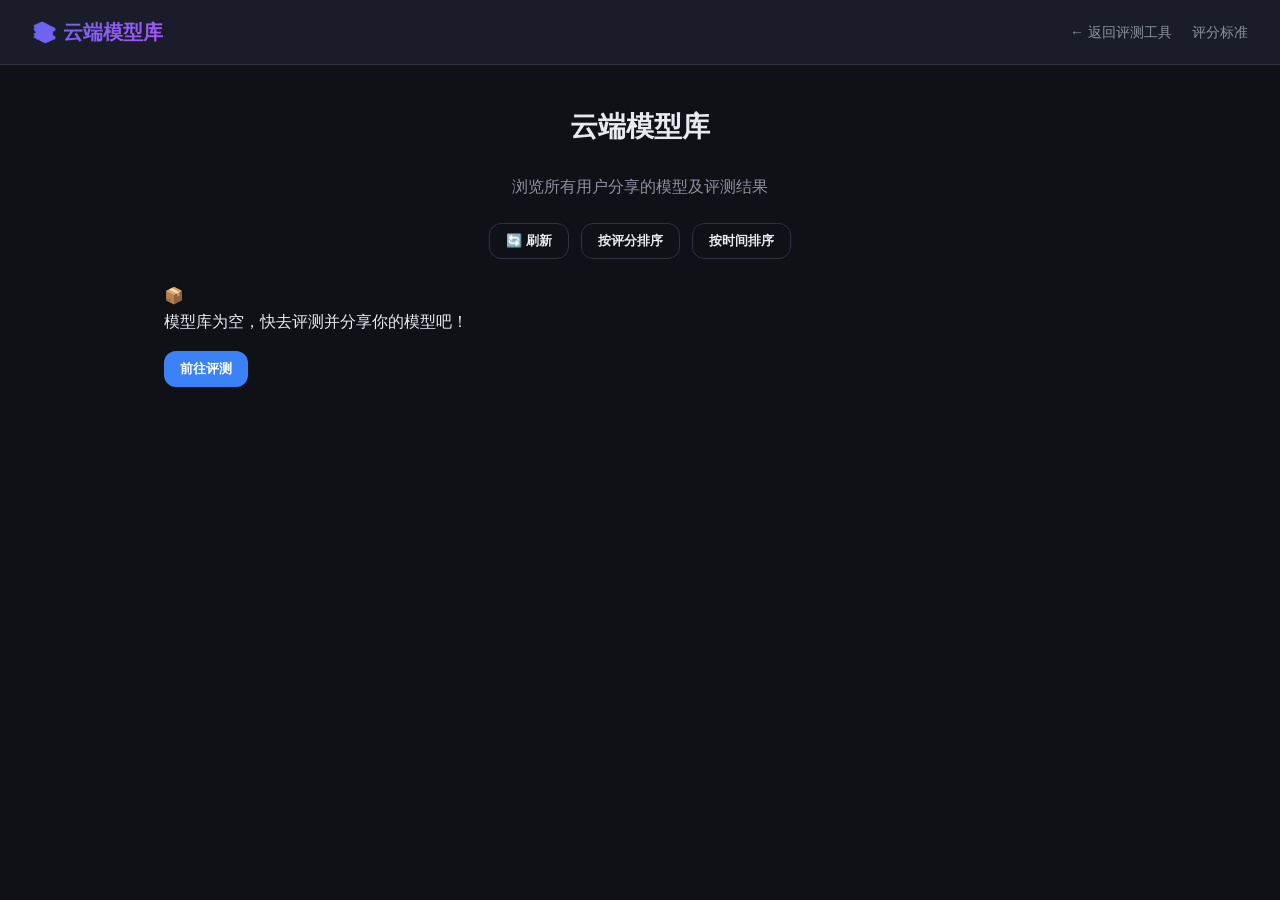
<file: library.html>
<!DOCTYPE html>
<html lang="zh-CN">
<head>
  <meta charset="UTF-8" />
  <meta name="viewport" content="width=device-width, initial-scale=1.0" />
  <title>模型库 - AI 3D 拓扑低模评测</title>
  <link rel="stylesheet" href="css/style.css" />
  <link rel="icon" href="data:image/svg+xml,<svg xmlns='http://www.w3.org/2000/svg' viewBox='0 0 100 100'><text y='.9em' font-size='90'>📚</text></svg>" />
</head>
<body>

  <header class="app-header">
    <h1>📚 云端模型库</h1>
    <nav class="header-nav">
      <a href="index.html">← 返回评测工具</a>
      <a href="scoring.html" target="_blank">评分标准</a>
    </nav>
  </header>

  <div class="library-page">
    <h1>云端模型库</h1>
    <p style="text-align:center;color:var(--text-dim);margin-bottom:24px;">
      浏览所有用户分享的模型及评测结果
    </p>

    <div style="display:flex;gap:12px;justify-content:center;margin-bottom:24px;">
      <button class="btn btn-outline btn-sm" id="btnRefresh">🔄 刷新</button>
      <button class="btn btn-outline btn-sm" id="btnSortScore">按评分排序</button>
      <button class="btn btn-outline btn-sm" id="btnSortTime">按时间排序</button>
    </div>

    <div id="libraryContent">
      <div class="library-empty">
        <div class="empty-icon">📦</div>
        <p>模型库为空，快去评测并分享你的模型吧！</p>
        <a href="index.html" class="btn btn-blue btn-sm" style="display:inline-flex;margin-top:16px;">前往评测</a>
      </div>
    </div>
  </div>

  <script type="module">
    import { CloudStorage } from './js/cloud.js';

    let models = [];
    let sortBy = 'time';

    async function loadLibrary() {
      const content = document.getElementById('libraryContent');
      content.innerHTML = '<div style="text-align:center;padding:40px;"><div class="spinner" style="margin:0 auto;"></div><p style="margin-top:12px;color:var(--text-dim);">加载中...</p></div>';

      try {
        models = await CloudStorage.getLibrary();
        renderLibrary();
      } catch (e) {
        content.innerHTML = '<div class="library-empty"><div class="empty-icon">⚠️</div><p>加载失败，请刷新重试</p></div>';
      }
    }

    function renderLibrary() {
      const content = document.getElementById('libraryContent');

      if (!models || models.length === 0) {
        content.innerHTML = `
          <div class="library-empty">
            <div class="empty-icon">📦</div>
            <p>模型库为空，快去评测并分享你的模型吧！</p>
            <a href="index.html" class="btn btn-blue btn-sm" style="display:inline-flex;margin-top:16px;">前往评测</a>
          </div>
        `;
        return;
      }

      // Sort
      const sorted = [...models];
      if (sortBy === 'score') {
        sorted.sort((a, b) => (b.scores?.totalScore || 0) - (a.scores?.totalScore || 0));
      } else {
        sorted.sort((a, b) => new Date(b.sharedAt) - new Date(a.sharedAt));
      }

      let html = '<div class="library-grid">';
      for (const m of sorted) {
        const score = m.scores?.totalScore || 'N/A';
        const grade = m.scores?.grade || '';
        const gradeClass = m.scores?.gradeClass || '';
        const thumb = m.thumbnail
          ? `<img src="${m.thumbnail}" style="width:100%;height:100%;object-fit:cover;" />`
          : '🧊';
        const date = new Date(m.sharedAt).toLocaleString('zh-CN');
        const vCount = m.meta?.vertices?.toLocaleString() || 'N/A';
        const fCount = m.meta?.faces?.toLocaleString() || 'N/A';

        let breakdownHTML = '';
        if (m.scores?.breakdown) {
          breakdownHTML = m.scores.breakdown.map(b =>
            `<span style="display:inline-block;font-size:11px;padding:2px 8px;background:rgba(255,255,255,0.05);border-radius:3px;margin:2px;">${b.name}: ${b.score}/${b.max}</span>`
          ).join('');
        }

        html += `
          <div class="library-card">
            <div class="lib-preview">${thumb}</div>
            <div class="lib-info">
              <div class="lib-name">${escapeHTML(m.name)}</div>
              <div style="display:flex;align-items:baseline;gap:8px;">
                <span class="lib-score">${score}</span>
                ${grade ? `<span class="score-grade ${gradeClass}">${grade}</span>` : ''}
                <span style="font-size:14px;color:var(--text-dim);">/ 100</span>
              </div>
              <div style="font-size:12px;color:var(--text-dim);margin-bottom:8px;">
                顶点: ${vCount} | 面: ${fCount} ${m.meta?.hasTextures ? '| 含贴图' : ''}
              </div>
              ${breakdownHTML ? `<div style="margin-bottom:8px;">${breakdownHTML}</div>` : ''}
              ${m.notes ? `<div class="lib-notes">💬 ${escapeHTML(m.notes)}</div>` : ''}
              <div class="lib-meta">
                分享者: ${escapeHTML(m.sharedBy || '匿名')} | ${date}
              </div>
            </div>
          </div>
        `;
      }
      html += '</div>';
      content.innerHTML = html;
    }

    function escapeHTML(str) {
      const div = document.createElement('div');
      div.textContent = str || '';
      return div.innerHTML;
    }

    document.getElementById('btnRefresh').addEventListener('click', loadLibrary);
    document.getElementById('btnSortScore').addEventListener('click', () => {
      sortBy = 'score';
      renderLibrary();
    });
    document.getElementById('btnSortTime').addEventListener('click', () => {
      sortBy = 'time';
      renderLibrary();
    });

    loadLibrary();
  </script>

</body>
</html>
</file>
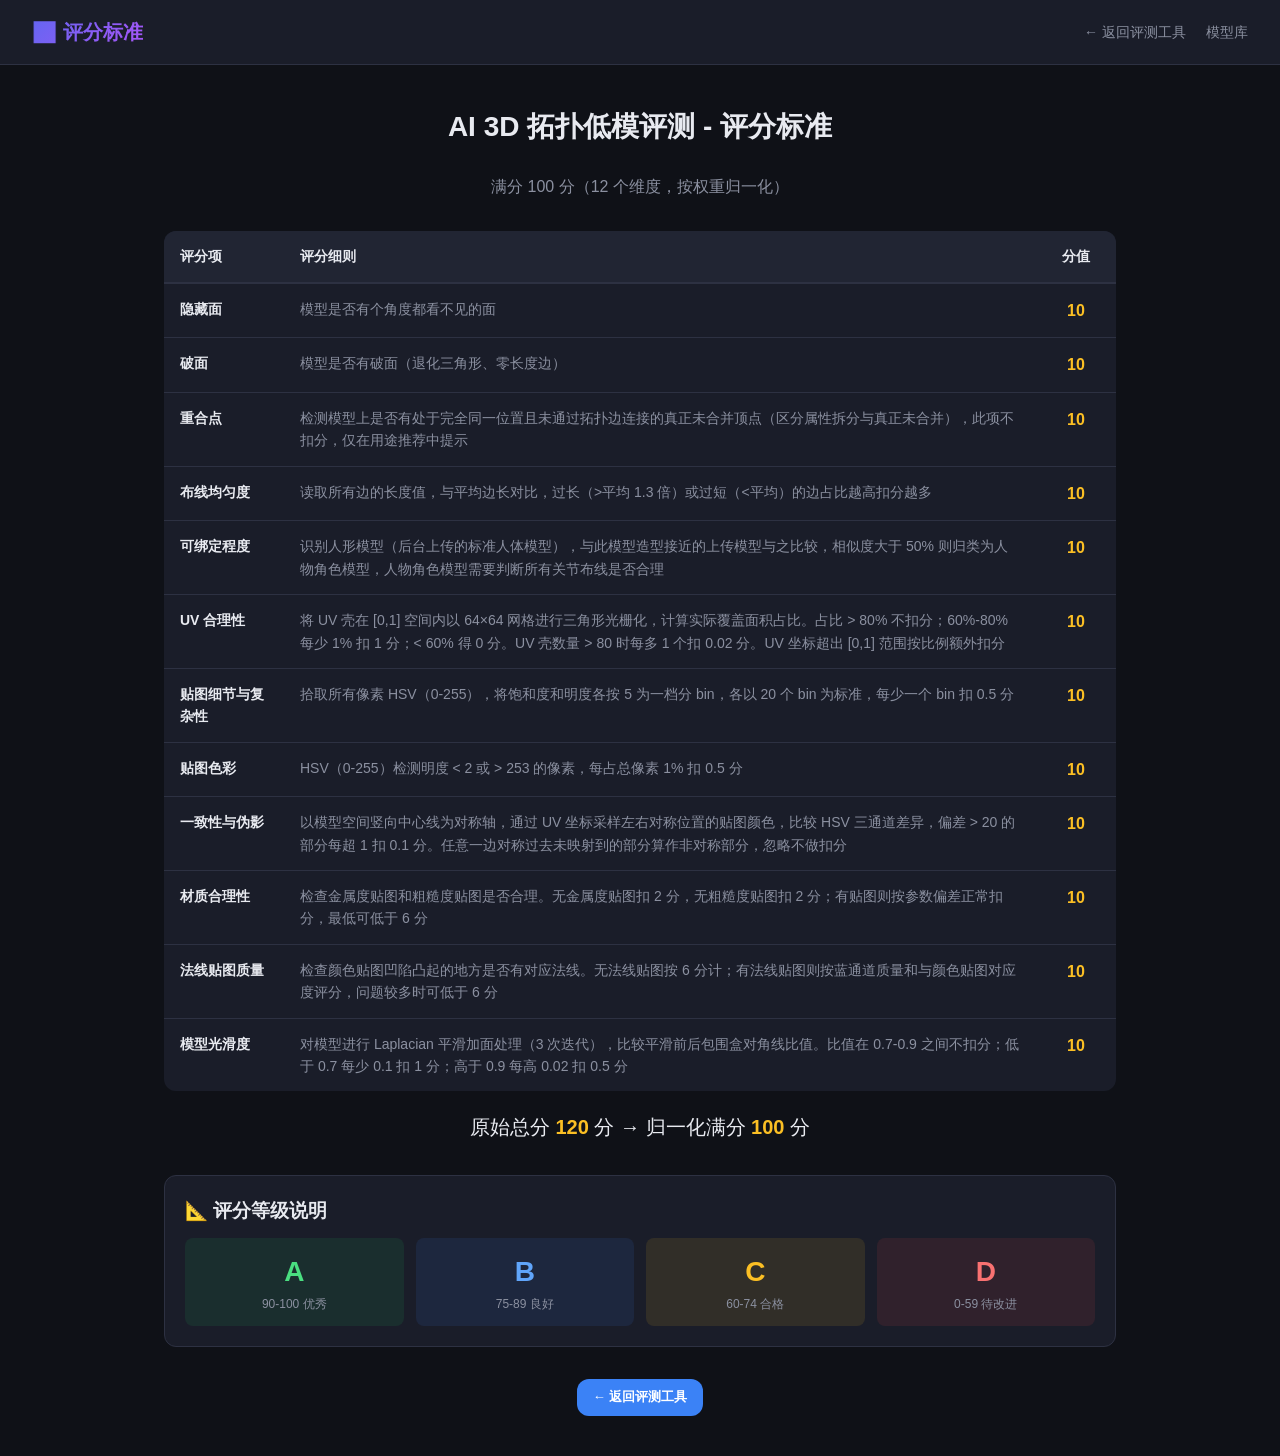
<file: scoring.html>
<!DOCTYPE html>
<html lang="zh-CN">
<head>
  <meta charset="UTF-8" />
  <meta name="viewport" content="width=device-width, initial-scale=1.0" />
  <title>评分标准 - AI 3D 拓扑低模评测</title>
  <link rel="stylesheet" href="css/style.css" />
  <link rel="icon" href="data:image/svg+xml,<svg xmlns='http://www.w3.org/2000/svg' viewBox='0 0 100 100'><text y='.9em' font-size='90'>📊</text></svg>" />
</head>
<body>

  <header class="app-header">
    <h1>📊 评分标准</h1>
    <nav class="header-nav">
      <a href="index.html">← 返回评测工具</a>
      <a href="library.html" target="_blank">模型库</a>
    </nav>
  </header>

  <div class="scoring-page">
    <h1>AI 3D 拓扑低模评测 - 评分标准</h1>
    <p style="text-align:center;color:var(--text-dim);margin-bottom:32px;">
      满分 100 分（12 个维度，按权重归一化）
    </p>

    <table class="scoring-table">
      <thead>
        <tr>
          <th style="width:120px;">评分项</th>
          <th>评分细则</th>
          <th style="width:80px;text-align:center;">分值</th>
        </tr>
      </thead>
      <tbody>
        <tr>
          <td class="item-col">隐藏面</td>
          <td>模型是否有个角度都看不见的面</td>
          <td class="score-col">10</td>
        </tr>
        <tr>
          <td class="item-col">破面</td>
          <td>模型是否有破面（退化三角形、零长度边）</td>
          <td class="score-col">10</td>
        </tr>
        <tr>
          <td class="item-col">重合点</td>
          <td>检测模型上是否有处于完全同一位置且未通过拓扑边连接的真正未合并顶点（区分属性拆分与真正未合并），此项不扣分，仅在用途推荐中提示</td>
          <td class="score-col">10</td>
        </tr>
        <tr>
          <td class="item-col">布线均匀度</td>
          <td>读取所有边的长度值，与平均边长对比，过长（&gt;平均 1.3 倍）或过短（&lt;平均）的边占比越高扣分越多</td>
          <td class="score-col">10</td>
        </tr>
        <tr>
          <td class="item-col">可绑定程度</td>
          <td>识别人形模型（后台上传的标准人体模型），与此模型造型接近的上传模型与之比较，相似度大于 50% 则归类为人物角色模型，人物角色模型需要判断所有关节布线是否合理</td>
          <td class="score-col">10</td>
        </tr>
        <tr>
          <td class="item-col">UV 合理性</td>
          <td>将 UV 壳在 [0,1] 空间内以 64×64 网格进行三角形光栅化，计算实际覆盖面积占比。占比 &gt; 80% 不扣分；60%-80% 每少 1% 扣 1 分；&lt; 60% 得 0 分。UV 壳数量 &gt; 80 时每多 1 个扣 0.02 分。UV 坐标超出 [0,1] 范围按比例额外扣分</td>
          <td class="score-col">10</td>
        </tr>
        <tr>
          <td class="item-col">贴图细节与复杂性</td>
          <td>拾取所有像素 HSV（0-255），将饱和度和明度各按 5 为一档分 bin，各以 20 个 bin 为标准，每少一个 bin 扣 0.5 分</td>
          <td class="score-col">10</td>
        </tr>
        <tr>
          <td class="item-col">贴图色彩</td>
          <td>HSV（0-255）检测明度 &lt; 2 或 &gt; 253 的像素，每占总像素 1% 扣 0.5 分</td>
          <td class="score-col">10</td>
        </tr>
        <tr>
          <td class="item-col">一致性与伪影</td>
          <td>以模型空间竖向中心线为对称轴，通过 UV 坐标采样左右对称位置的贴图颜色，比较 HSV 三通道差异，偏差 &gt; 20 的部分每超 1 扣 0.1 分。任意一边对称过去未映射到的部分算作非对称部分，忽略不做扣分</td>
          <td class="score-col">10</td>
        </tr>
        <tr>
          <td class="item-col">材质合理性</td>
          <td>检查金属度贴图和粗糙度贴图是否合理。无金属度贴图扣 2 分，无粗糙度贴图扣 2 分；有贴图则按参数偏差正常扣分，最低可低于 6 分</td>
          <td class="score-col">10</td>
        </tr>
        <tr>
          <td class="item-col">法线贴图质量</td>
          <td>检查颜色贴图凹陷凸起的地方是否有对应法线。无法线贴图按 6 分计；有法线贴图则按蓝通道质量和与颜色贴图对应度评分，问题较多时可低于 6 分</td>
          <td class="score-col">10</td>
        </tr>
        <tr>
          <td class="item-col">模型光滑度</td>
          <td>对模型进行 Laplacian 平滑加面处理（3 次迭代），比较平滑前后包围盒对角线比值。比值在 0.7-0.9 之间不扣分；低于 0.7 每少 0.1 扣 1 分；高于 0.9 每高 0.02 扣 0.5 分</td>
          <td class="score-col">10</td>
        </tr>
      </tbody>
    </table>

    <div class="scoring-total">
      原始总分 <span>120</span> 分 → 归一化满分 <span>100</span> 分
    </div>

    <div style="margin-top:32px;padding:20px;background:var(--bg-card);border:1px solid var(--border);border-radius:12px;">
      <h3 style="margin-bottom:12px;">📐 评分等级说明</h3>
      <div style="display:grid;grid-template-columns:repeat(4,1fr);gap:12px;">
        <div style="text-align:center;padding:12px;background:rgba(34,197,94,0.1);border-radius:8px;">
          <div style="font-size:28px;font-weight:800;color:#4ade80;">A</div>
          <div style="font-size:12px;color:var(--text-dim);">90-100 优秀</div>
        </div>
        <div style="text-align:center;padding:12px;background:rgba(59,130,246,0.1);border-radius:8px;">
          <div style="font-size:28px;font-weight:800;color:#60a5fa;">B</div>
          <div style="font-size:12px;color:var(--text-dim);">75-89 良好</div>
        </div>
        <div style="text-align:center;padding:12px;background:rgba(251,191,36,0.1);border-radius:8px;">
          <div style="font-size:28px;font-weight:800;color:#fbbf24;">C</div>
          <div style="font-size:12px;color:var(--text-dim);">60-74 合格</div>
        </div>
        <div style="text-align:center;padding:12px;background:rgba(239,68,68,0.1);border-radius:8px;">
          <div style="font-size:28px;font-weight:800;color:#f87171;">D</div>
          <div style="font-size:12px;color:var(--text-dim);">0-59 待改进</div>
        </div>
      </div>
    </div>

    <div style="text-align:center;margin-top:32px;">
      <a href="index.html" class="btn btn-blue btn-sm" style="display:inline-flex;">← 返回评测工具</a>
    </div>
  </div>

</body>
</html>
</file>
<file: css/style.css>
/* ===== Reset & Base ===== */
*, *::before, *::after { box-sizing: border-box; margin: 0; padding: 0; }

:root {
  --bg: #0f1117;
  --bg-card: #1a1d29;
  --bg-card-hover: #212533;
  --border: #2d3142;
  --text: #e8eaf0;
  --text-dim: #8b90a0;
  --blue: #3b82f6;
  --blue-hover: #2563eb;
  --red: #ef4444;
  --red-hover: #dc2626;
  --green: #22c55e;
  --green-hover: #16a34a;
  --gold: #fbbf24;
  --shadow: 0 4px 24px rgba(0,0,0,0.35);
  --radius: 12px;
}

body {
  font-family: -apple-system, BlinkMacSystemFont, "Segoe UI", Roboto, "Noto Sans SC", sans-serif;
  background: var(--bg);
  color: var(--text);
  min-height: 100vh;
  line-height: 1.6;
}

a { color: var(--blue); text-decoration: none; }
a:hover { text-decoration: underline; }

/* ===== Header ===== */
.app-header {
  display: flex;
  align-items: center;
  justify-content: space-between;
  padding: 16px 32px;
  background: var(--bg-card);
  border-bottom: 1px solid var(--border);
  position: sticky;
  top: 0;
  z-index: 100;
}
.app-header h1 {
  font-size: 20px;
  font-weight: 700;
  background: linear-gradient(135deg, #6366f1, #a855f7);
  -webkit-background-clip: text;
  -webkit-text-fill-color: transparent;
  background-clip: text;
}
.header-nav { display: flex; gap: 20px; align-items: center; }
.header-nav a {
  font-size: 14px;
  color: var(--text-dim);
  transition: color .2s;
}
.header-nav a:hover { color: var(--text); }

/* ===== Standard Reference Model Section (ADMIN ONLY) ===== */
.standard-model-section {
  padding: 20px 32px;
  background: rgba(251,191,36,0.04);
  border-bottom: 1px solid rgba(251,191,36,0.15);
}
.standard-model-title {
  display: flex;
  align-items: center;
  gap: 14px;
  margin-bottom: 14px;
}
.standard-icon {
  font-size: 28px;
}
.standard-title-text {
  display: flex;
  flex-direction: column;
  gap: 2px;
}
.standard-label {
  font-size: 16px;
  font-weight: 700;
  color: var(--gold);
}
.standard-desc {
  font-size: 12px;
  color: var(--text-dim);
  line-height: 1.5;
}
.standard-upload-row {
  display: flex;
  gap: 16px;
  align-items: flex-start;
}
.standard-upload-zone {
  width: 200px;
  min-height: 120px;
  border: 2px dashed var(--border);
  border-radius: 10px;
  padding: 20px 16px;
  text-align: center;
  cursor: pointer;
  transition: all .3s;
  background: var(--bg);
}
.standard-upload-zone:hover {
  border-color: var(--gold);
  background: rgba(251,191,36,0.05);
}
.standard-upload-zone.dragover {
  border-color: var(--gold);
  background: rgba(251,191,36,0.08);
}
.standard-upload-icon {
  font-size: 28px;
  margin-bottom: 8px;
}
.standard-upload-zone p {
  font-size: 13px;
  color: var(--text-dim);
  margin-bottom: 4px;
}
.standard-format-hint {
  font-size: 11px;
  color: var(--text-dim);
}
.standard-preview-box {
  flex: 1;
  background: var(--bg);
  border: 1px solid var(--green);
  border-radius: 10px;
  overflow: hidden;
}
.standard-preview-header {
  display: flex;
  align-items: center;
  justify-content: space-between;
  padding: 8px 14px;
  background: rgba(34,197,94,0.1);
  border-bottom: 1px solid rgba(34,197,94,0.2);
}
.standard-preview-label {
  font-size: 13px;
  font-weight: 600;
  color: var(--green);
}
.standard-remove-btn {
  background: none;
  border: 1px solid var(--border);
  color: var(--text-dim);
  cursor: pointer;
  font-size: 12px;
  padding: 4px 10px;
  border-radius: 4px;
  transition: all .2s;
}
.standard-remove-btn:hover {
  color: var(--red);
  border-color: var(--red);
}
.standard-preview-viewer {
  width: 100%;
  height: 200px;
  background: #1e1e2e;
}
.standard-preview-viewer canvas {
  display: block;
  width: 100%;
  height: 100%;
}
.standard-preview-info {
  font-size: 12px;
  color: var(--text-dim);
  padding: 8px 14px;
}

/* ===== Upload Area ===== */
.upload-area {
  display: flex;
  flex-direction: column;
  align-items: center;
  justify-content: center;
  min-height: calc(100vh - 250px);
  padding: 40px 20px;
}
.scoring-link {
  font-size: 15px;
  color: var(--text-dim);
  margin-bottom: 24px;
}
.scoring-link a {
  color: var(--gold);
  font-weight: 600;
  border-bottom: 1px dashed var(--gold);
  text-decoration: none;
}
.upload-zone {
  width: 100%;
  max-width: 520px;
  border: 2px dashed var(--border);
  border-radius: var(--radius);
  padding: 60px 40px;
  text-align: center;
  cursor: pointer;
  transition: all .3s;
  background: var(--bg-card);
}
.upload-zone:hover {
  border-color: var(--blue);
  background: var(--bg-card-hover);
}
.upload-zone.dragover {
  border-color: var(--blue);
  background: rgba(59,130,246,0.08);
}
.upload-icon { font-size: 48px; margin-bottom: 16px; }
.upload-zone p { color: var(--text-dim); font-size: 14px; }
.upload-zone .formats {
  margin-top: 8px;
  font-size: 12px;
  color: var(--text-dim);
}

/* ===== Split Buttons ===== */
.split-buttons {
  display: flex;
  gap: 16px;
  margin-top: 28px;
}

/* ===== Recommended Websites ===== */
.recommended-sites {
  margin-top: 32px;
  text-align: center;
}
.sites-title {
  font-size: 14px;
  font-weight: 600;
  color: var(--text-dim);
  margin-bottom: 12px;
}
.sites-list {
  display: flex;
  flex-wrap: wrap;
  justify-content: center;
  gap: 10px;
}
.site-link {
  display: inline-block;
  padding: 8px 18px;
  font-size: 14px;
  font-weight: 600;
  color: var(--text);
  background: var(--bg-card);
  border: 1px solid var(--border);
  border-radius: 8px;
  text-decoration: none;
  transition: all .2s;
}
.site-link:hover {
  background: var(--blue);
  color: #fff;
  border-color: var(--blue);
  transform: translateY(-2px);
  text-decoration: none;
}
.btn {
  display: inline-flex;
  align-items: center;
  gap: 8px;
  padding: 14px 32px;
  border: none;
  border-radius: var(--radius);
  font-size: 16px;
  font-weight: 600;
  cursor: pointer;
  transition: all .2s;
  font-family: inherit;
}
.btn:disabled { opacity: .5; cursor: not-allowed; }
.btn-blue { background: var(--blue); color: #fff; }
.btn-blue:hover:not(:disabled) { background: var(--blue-hover); transform: translateY(-1px); }
.btn-red { background: var(--red); color: #fff; }
.btn-red:hover:not(:disabled) { background: var(--red-hover); transform: translateY(-1px); }
.btn-green { background: var(--green); color: #fff; }
.btn-green:hover:not(:disabled) { background: var(--green-hover); transform: translateY(-1px); }
.btn-outline {
  background: transparent;
  border: 1px solid var(--border);
  color: var(--text);
}
.btn-outline:hover:not(:disabled) { border-color: var(--text-dim); }
.btn-sm { padding: 8px 16px; font-size: 13px; }

/* ===== Global Display Mode Toolbar ===== */
.global-mode-toolbar {
  display: none;
  justify-content: center;
  align-items: center;
  gap: 8px;
  padding: 12px 32px;
  background: var(--bg-card);
  border-bottom: 1px solid var(--border);
  border-top: 1px solid var(--border);
  flex-wrap: wrap;
}
.global-mode-toolbar.visible {
  display: flex;
}
.global-mode-label {
  font-size: 14px;
  font-weight: 600;
  color: var(--text);
  margin-right: 8px;
}
.global-mode-btn {
  padding: 8px 18px;
  font-size: 13px;
  font-weight: 600;
  border: 1px solid var(--border);
  background: var(--bg);
  color: var(--text-dim);
  border-radius: 8px;
  cursor: pointer;
  transition: all .2s;
  font-family: inherit;
  white-space: nowrap;
}
.global-mode-btn:hover {
  color: var(--text);
  border-color: var(--text-dim);
  background: var(--bg-card-hover);
}
.global-mode-btn.active {
  background: var(--blue);
  color: #fff;
  border-color: var(--blue);
  box-shadow: 0 2px 8px rgba(59,130,246,0.3);
}

/* ===== Model Cards Grid ===== */
.model-grid {
  display: grid;
  grid-template-columns: repeat(auto-fill, minmax(420px, 1fr));
  gap: 24px;
  padding: 24px 32px;
  max-width: 1600px;
  margin: 0 auto;
}
.model-card {
  background: var(--bg-card);
  border: 1px solid var(--border);
  border-radius: var(--radius);
  overflow: hidden;
  display: flex;
  flex-direction: column;
}
.model-card-header {
  display: flex;
  align-items: center;
  justify-content: space-between;
  padding: 12px 16px;
  border-bottom: 1px solid var(--border);
}
.model-card-header .card-index {
  font-size: 13px;
  color: var(--text-dim);
}
.model-card-header .card-remove {
  background: none;
  border: none;
  color: var(--text-dim);
  cursor: pointer;
  font-size: 18px;
  padding: 4px 8px;
  border-radius: 4px;
  transition: all .2s;
}
.model-card-header .card-remove:hover { color: var(--red); background: rgba(239,68,68,0.1); }

/* ===== 3D Viewer ===== */
.viewer-container {
  position: relative;
  width: 100%;
  height: 320px;
  background: #1e1e2e;
}
.viewer-container canvas { display: block; width: 100%; height: 100%; }
.viewer-info {
  position: absolute;
  bottom: 8px;
  left: 8px;
  font-size: 11px;
  color: var(--text-dim);
  background: rgba(0,0,0,0.5);
  padding: 4px 8px;
  border-radius: 4px;
  pointer-events: none;
}

/* Grid toggle button — sits next to viewer-info */
.grid-toggle-btn {
  position: absolute;
  bottom: 8px;
  right: 8px;
  font-size: 11px;
  color: #c0c0d0;
  background: rgba(0,0,0,0.5);
  border: 1px solid rgba(255,255,255,0.15);
  padding: 4px 10px;
  border-radius: 4px;
  cursor: pointer;
  user-select: none;
  transition: background 0.2s, color 0.2s;
  z-index: 5;
}
.grid-toggle-btn:hover {
  background: rgba(0,0,0,0.7);
  color: #fff;
}
.grid-toggle-btn.grid-off {
  color: var(--text-dim);
  opacity: 0.6;
}

/* ===== Per-Card Viewer Mode Buttons ===== */
.card-viewer-modes {
  display: flex;
  gap: 4px;
  padding: 8px 12px;
  background: var(--bg);
  border-bottom: 1px solid var(--border);
  flex-wrap: wrap;
}
.card-mode-btn {
  flex: 1;
  min-width: 70px;
  padding: 6px 8px;
  font-size: 11px;
  font-weight: 600;
  border: 1px solid var(--border);
  background: transparent;
  color: var(--text-dim);
  border-radius: 6px;
  cursor: pointer;
  transition: all .2s;
  font-family: inherit;
  text-align: center;
  white-space: nowrap;
}
.card-mode-btn:hover {
  color: var(--text);
  border-color: var(--text-dim);
  background: var(--bg-card-hover);
}
.card-mode-btn.active {
  background: var(--blue);
  color: #fff;
  border-color: var(--blue);
  box-shadow: 0 2px 6px rgba(59,130,246,0.3);
}

/* ===== Texture Upload Section ===== */
.texture-section {
  padding: 12px 16px;
  border-top: 1px solid var(--border);
}
.texture-section-title {
  font-size: 13px;
  font-weight: 600;
  color: var(--text-dim);
  margin-bottom: 10px;
}
.texture-slots {
  display: grid;
  grid-template-columns: repeat(5, 1fr);
  gap: 8px;
}
.texture-slot {
  display: flex;
  flex-direction: column;
  gap: 6px;
  padding: 8px 6px;
  background: var(--bg);
  border: 1px solid var(--border);
  border-radius: 8px;
  text-align: center;
  transition: all .2s;
  cursor: default;
}
.texture-slot.has-texture {
  border-color: var(--green);
  background: rgba(34,197,94,0.05);
}
.texture-slot-inner {
  display: flex;
  flex-direction: column;
  align-items: center;
  gap: 2px;
}
.texture-slot-icon {
  font-size: 18px;
}
.texture-slot-label {
  font-size: 10px;
  font-weight: 600;
  color: var(--text);
}
.texture-slot-status {
  font-size: 9px;
  color: var(--text-dim);
  word-break: break-all;
  line-height: 1.3;
  max-width: 100%;
  overflow: hidden;
  text-overflow: ellipsis;
  white-space: nowrap;
}
.texture-slot-status.uploaded {
  color: var(--green);
}
.texture-slot-btn {
  padding: 4px 8px;
  font-size: 11px;
  border: 1px solid var(--border);
  background: transparent;
  color: var(--text-dim);
  border-radius: 4px;
  cursor: pointer;
  transition: all .2s;
  font-family: inherit;
}
.texture-slot-btn:hover {
  background: var(--blue);
  color: #fff;
  border-color: var(--blue);
}

/* ===== Model Name Input ===== */
.model-name-section {
  padding: 12px 16px;
}
.model-name-input {
  width: 100%;
  padding: 10px 14px;
  font-size: 14px;
  background: var(--bg);
  border: 1px solid var(--border);
  border-radius: 8px;
  color: var(--text);
  font-family: inherit;
  transition: border-color .2s;
}
.model-name-input:focus {
  outline: none;
  border-color: var(--blue);
}
.model-name-input::placeholder { color: var(--text-dim); }

/* ===== Score Display ===== */
.score-section {
  padding: 0 16px 16px;
  display: none;
}
.score-section.visible { display: block; }
.score-total {
  display: flex;
  align-items: baseline;
  gap: 8px;
  margin-bottom: 12px;
}
.score-total .score-value {
  font-size: 32px;
  font-weight: 800;
  color: var(--gold);
}
.score-total .score-max {
  font-size: 16px;
  color: var(--text-dim);
}
.score-grade {
  display: inline-block;
  padding: 2px 10px;
  border-radius: 4px;
  font-size: 12px;
  font-weight: 600;
  margin-left: 8px;
}
.grade-a { background: rgba(34,197,94,0.2); color: #4ade80; }
.grade-b { background: rgba(59,130,246,0.2); color: #60a5fa; }
.grade-c { background: rgba(251,191,36,0.2); color: #fbbf24; }
.grade-d { background: rgba(239,68,68,0.2); color: #f87171; }

.score-breakdown {
  display: grid;
  grid-template-columns: 1fr 1fr;
  gap: 6px;
  font-size: 12px;
}
.score-item {
  display: flex;
  justify-content: space-between;
  padding: 4px 8px;
  background: rgba(255,255,255,0.03);
  border-radius: 4px;
}
.score-item .item-name { color: var(--text-dim); }
.score-item .item-score { font-weight: 600; }

/* ===== Notes & Share ===== */
.notes-section {
  padding: 0 16px 16px;
  display: none;
}
.notes-section.visible { display: block; }
.notes-section textarea {
  width: 100%;
  min-height: 70px;
  padding: 10px 14px;
  font-size: 13px;
  background: var(--bg);
  border: 1px solid var(--border);
  border-radius: 8px;
  color: var(--text);
  resize: vertical;
  font-family: inherit;
}
.notes-section textarea:focus { outline: none; border-color: var(--green); }
.share-btn {
  margin-top: 10px;
  width: 100%;
  justify-content: center;
}
.share-status {
  font-size: 12px;
  color: var(--green);
  margin-top: 6px;
  text-align: center;
  display: none;
}
.share-status.visible { display: block; }

/* ===== Recommendation Tags ===== */
.recommendation-section {
  margin-top: 12px;
  padding: 10px 12px;
  background: var(--bg);
  border: 1px solid var(--border);
  border-radius: 8px;
}
.rec-label {
  font-size: 12px;
  color: var(--text-dim);
  margin-bottom: 8px;
  font-weight: 600;
}
.rec-tags {
  display: flex;
  flex-wrap: wrap;
  gap: 8px;
}
.rec-tag {
  display: inline-flex;
  align-items: center;
  gap: 6px;
  padding: 4px 10px;
  border-radius: 6px;
  font-size: 12px;
  font-weight: 600;
  border: 1px solid transparent;
}
.rec-tag-detail {
  font-size: 10px;
  font-weight: 400;
  opacity: 0.8;
}
.rec-tag-purple {
  background: rgba(168,85,247,0.15);
  border-color: rgba(168,85,247,0.4);
  color: #c084fc;
}
.rec-tag-green {
  background: rgba(74,222,128,0.15);
  border-color: rgba(74,222,128,0.4);
  color: #4ade80;
}
.rec-tag-gold {
  background: rgba(251,191,36,0.15);
  border-color: rgba(251,191,36,0.4);
  color: #fbbf24;
}
.rec-tag-blue {
  background: rgba(96,165,250,0.15);
  border-color: rgba(96,165,250,0.4);
  color: #60a5fa;
}
.rec-tag-red {
  background: rgba(248,113,113,0.15);
  border-color: rgba(248,113,113,0.4);
  color: #f87171;
}
.rec-tag-gray {
  background: rgba(139,144,160,0.15);
  border-color: rgba(139,144,160,0.3);
  color: #8b90a0;
}
.rec-tag-orange {
  background: rgba(251,146,60,0.15);
  border-color: rgba(251,146,60,0.4);
  color: #fb923c;
}
.rec-tag-teal {
  background: rgba(20,184,166,0.15);
  border-color: rgba(20,184,166,0.4);
  color: #2dd4bf;
}

/* ===== PK Summary Section ===== */
.pk-summary-section {
  margin-top: 16px;
  background: var(--bg-card);
  border: 1px solid var(--border);
  border-radius: 12px;
  padding: 24px;
}
.pk-summary-title {
  font-size: 18px;
  font-weight: 700;
  color: var(--text);
  margin-bottom: 4px;
}
.pk-summary-divider {
  height: 1px;
  background: var(--border);
  margin: 12px 0;
}
.pk-summary-model {
  padding: 8px 0;
}
.pk-summary-model-header {
  display: flex;
  align-items: baseline;
  gap: 12px;
  margin-bottom: 8px;
}
.pk-summary-model-name {
  font-size: 16px;
  font-weight: 700;
}
.pk-summary-model-score {
  font-size: 14px;
  color: var(--text-dim);
  font-weight: 600;
}
.pk-summary-tags {
  display: flex;
  flex-wrap: wrap;
  gap: 6px;
  margin-bottom: 8px;
}
.pk-summary-desc {
  font-size: 13px;
  color: var(--text-dim);
  line-height: 1.6;
  margin: 4px 0;
  padding-left: 12px;
  border-left: 2px solid var(--border);
}
.pk-summary-analysis {
  font-size: 13px;
  color: var(--text-dim);
  line-height: 1.8;
  margin: 8px 0 4px;
  padding: 10px 14px;
  background: rgba(255,255,255,0.02);
  border-radius: 8px;
  border-left: 3px solid var(--border);
}
.pk-summary-analysis strong {
  color: var(--text);
  font-weight: 600;
}
.pk-summary-strengths {
  font-size: 13px;
  color: var(--text-dim);
  margin-top: 6px;
}
.pk-strength-label {
  font-weight: 600;
  color: var(--text);
}

/* ===== Progress Bar ===== */
.progress-overlay {
  position: fixed;
  inset: 0;
  background: rgba(15,17,23,0.92);
  display: none;
  align-items: center;
  justify-content: center;
  z-index: 9999;
  flex-direction: column;
  gap: 20px;
}
.progress-overlay.visible { display: flex; }
.progress-box {
  width: 400px;
  max-width: 90vw;
  text-align: center;
}
.progress-box h3 { margin-bottom: 16px; font-size: 18px; }
.progress-bar-outer {
  width: 100%;
  height: 8px;
  background: var(--border);
  border-radius: 4px;
  overflow: hidden;
}
.progress-bar-inner {
  height: 100%;
  background: linear-gradient(90deg, var(--blue), var(--gold));
  border-radius: 4px;
  transition: width .4s ease;
  width: 0%;
}
.progress-text {
  margin-top: 12px;
  font-size: 14px;
  color: var(--text-dim);
}

/* ===== PK Section ===== */
.pk-section {
  display: none;
  padding: 24px 32px;
  max-width: 1600px;
  margin: 0 auto;
}
.pk-section.visible { display: block; }
.pk-section h2 {
  font-size: 22px;
  margin-bottom: 20px;
  display: flex;
  align-items: center;
  gap: 10px;
}
.pk-cards-row {
  display: flex;
  gap: 12px;
  flex-wrap: wrap;
  justify-content: center;
  margin-bottom: 8px;
}
.pk-card-compact {
  display: flex;
  align-items: center;
  gap: 8px;
  background: var(--bg-card);
  border: 1px solid var(--border);
  border-radius: 8px;
  padding: 8px 14px;
  position: relative;
  transition: transform 0.2s, box-shadow 0.2s;
}
.pk-card-compact:hover {
  transform: translateY(-2px);
  box-shadow: 0 4px 12px rgba(0,0,0,0.15);
}
.pk-card-compact .pk-cc-dot {
  width: 10px;
  height: 10px;
  border-radius: 3px;
  flex-shrink: 0;
}
.pk-card-compact .pk-cc-rank {
  font-size: 11px;
  font-weight: 700;
  opacity: 0.6;
}
.pk-card-compact .pk-cc-name {
  font-size: 14px;
  font-weight: 600;
  white-space: nowrap;
}
.pk-card-compact .pk-cc-score {
  font-size: 16px;
  font-weight: 800;
  margin-left: 4px;
}
.pk-card-compact .pk-cc-unit {
  font-size: 11px;
  color: #8b90a0;
}
.pk-card-compact .pk-cc-winner {
  font-size: 11px;
  font-weight: 600;
  color: var(--gold);
  background: rgba(251,191,36,0.15);
  border: 1px solid rgba(251,191,36,0.3);
  border-radius: 4px;
  padding: 2px 6px;
  margin-left: 6px;
}
.pk-card-compact .pk-cc-char {
  font-size: 11px;
  color: var(--gold);
  margin-left: 4px;
}
.pk-comparison {
  display: grid;
  gap: 8px;
}
.pk-comp-item {
  display: grid;
  grid-template-columns: 120px 1fr 1fr;
  gap: 8px;
  align-items: center;
  font-size: 13px;
}
.pk-comp-label { color: var(--text-dim); }
.pk-comp-bar {
  height: 20px;
  background: var(--border);
  border-radius: 4px;
  overflow: hidden;
  position: relative;
}
.pk-comp-fill {
  height: 100%;
  border-radius: 4px;
  transition: width .6s ease;
}
.pk-comp-fill.a { background: var(--blue); }
.pk-comp-fill.b { background: var(--red); }
.pk-comp-value {
  position: absolute;
  right: 6px;
  top: 50%;
  transform: translateY(-50%);
  font-size: 11px;
  color: #fff;
  font-weight: 600;
}

/* ===== PK Radar Chart ===== */
.pk-radar-container {
  display: flex;
  justify-content: center;
  align-items: center;
  padding: 10px 0;
}

/* ===== Model Library Section (Bottom of Page) ===== */
.model-library-section {
  padding: 32px;
  background: var(--bg-card);
  border-top: 2px solid var(--border);
  min-height: 33vh;
}
.library-header {
  display: flex;
  align-items: center;
  justify-content: space-between;
  margin-bottom: 20px;
}
.library-title {
  font-size: 28px;
  font-weight: 800;
  color: var(--gold);
  display: flex;
  align-items: center;
  gap: 10px;
}
.library-view-all-btn {
  padding: 8px 18px;
  font-size: 14px;
  font-weight: 600;
  border: 1px solid var(--border);
  background: var(--bg);
  color: var(--text);
  border-radius: 8px;
  cursor: pointer;
  transition: all .2s;
  font-family: inherit;
  text-decoration: none;
  display: inline-flex;
  align-items: center;
  gap: 6px;
}
.library-view-all-btn:hover {
  background: var(--gold);
  color: #1a1a2e;
  border-color: var(--gold);
}
.library-actions {
  display: flex;
  align-items: center;
  gap: 10px;
}
.library-refresh-btn {
  padding: 10px 20px;
  font-size: 14px;
  font-weight: 600;
  border: 1px solid var(--border);
  background: var(--bg);
  color: var(--text);
  border-radius: 8px;
  cursor: pointer;
  transition: all .2s;
  font-family: inherit;
}
.library-refresh-btn:hover {
  background: var(--blue);
  color: #fff;
  border-color: var(--blue);
}
.library-grid {
  display: grid;
  grid-template-columns: repeat(4, 1fr);
  gap: 16px;
}
.library-card {
  background: var(--bg);
  border: 1px solid var(--border);
  border-radius: var(--radius);
  overflow: hidden;
  transition: all .2s;
}
.library-card:hover {
  border-color: var(--text-dim);
  transform: translateY(-2px);
}
.library-card .lib-preview {
  width: 100%;
  height: 200px;
  background: #1e1e2e;
  display: flex;
  align-items: center;
  justify-content: center;
  overflow: hidden;
}
.library-card .lib-preview img {
  width: 100%;
  height: 100%;
  object-fit: contain;
}
.library-card .lib-preview .lib-placeholder {
  font-size: 48px;
}
.library-card .lib-info {
  padding: 12px 16px;
}
.library-card .lib-name {
  font-size: 15px;
  font-weight: 700;
  margin-bottom: 4px;
  color: var(--text);
}
.library-card .lib-score {
  font-size: 22px;
  font-weight: 800;
  color: var(--gold);
  margin-bottom: 6px;
}
.library-card .lib-notes {
  font-size: 12px;
  color: var(--text-dim);
  min-height: 30px;
  line-height: 1.5;
}
.library-card .lib-meta {
  font-size: 11px;
  color: var(--text-dim);
  border-top: 1px solid var(--border);
  padding-top: 6px;
  margin-top: 6px;
}
.library-card .lib-char-badge {
  display: inline-flex;
  align-items: center;
  gap: 4px;
  padding: 2px 8px;
  background: rgba(251,191,36,0.12);
  border: 1px solid rgba(251,191,36,0.25);
  border-radius: 4px;
  font-size: 11px;
  color: var(--gold);
  font-weight: 600;
}
.library-empty-state {
  display: flex;
  flex-direction: column;
  align-items: center;
  justify-content: center;
  padding: 60px 20px;
  color: var(--text-dim);
  text-align: center;
  grid-column: 1 / -1;
}
.library-empty-state .empty-icon {
  font-size: 64px;
  margin-bottom: 12px;
}
.library-empty-state .empty-hint {
  font-size: 13px;
  color: var(--text-dim);
  margin-top: 4px;
}

/* ===== Toast ===== */
.toast {
  position: fixed;
  bottom: 24px;
  left: 50%;
  transform: translateX(-50%) translateY(100px);
  background: var(--bg-card);
  border: 1px solid var(--border);
  color: var(--text);
  padding: 14px 24px;
  border-radius: var(--radius);
  font-size: 14px;
  box-shadow: var(--shadow);
  z-index: 10000;
  transition: transform .3s ease;
  display: flex;
  align-items: center;
  gap: 10px;
}
.toast.visible { transform: translateX(-50%) translateY(0); }
.toast.error { border-color: var(--red); }
.toast.success { border-color: var(--green); }
.toast.warn { border-color: var(--gold); }

/* ===== Scoring Page ===== */
.scoring-page, .library-page {
  max-width: 1000px;
  margin: 0 auto;
  padding: 40px 24px;
}
.scoring-page h1, .library-page h1 {
  font-size: 28px;
  margin-bottom: 24px;
  text-align: center;
}
.scoring-table {
  width: 100%;
  border-collapse: collapse;
  background: var(--bg-card);
  border-radius: var(--radius);
  overflow: hidden;
  font-size: 14px;
}
.scoring-table th {
  background: var(--bg-card-hover);
  padding: 14px 16px;
  text-align: left;
  font-weight: 600;
  color: var(--text);
  border-bottom: 2px solid var(--border);
}
.scoring-table td {
  padding: 14px 16px;
  border-bottom: 1px solid var(--border);
  color: var(--text-dim);
  vertical-align: top;
}
.scoring-table tr:last-child td { border-bottom: none; }
.scoring-table .score-col {
  text-align: center;
  font-weight: 700;
  color: var(--gold);
  font-size: 16px;
  width: 60px;
}
.scoring-table .item-col { color: var(--text); font-weight: 600; width: 120px; }
.scoring-total {
  text-align: center;
  margin-top: 20px;
  font-size: 20px;
}
.scoring-total span { color: var(--gold); font-weight: 800; }

/* ===== Full Report Overlay ===== */
.full-report-overlay {
  display: none;
  position: fixed;
  inset: 0;
  background: rgba(0, 0, 0, 0.8);
  backdrop-filter: blur(6px);
  z-index: 10001;
  overflow-y: auto;
  padding: 40px 20px;
}
.full-report-overlay.visible {
  display: flex;
  justify-content: center;
  align-items: flex-start;
}
.full-report-panel {
  background: var(--bg-card);
  border: 1px solid var(--border);
  border-radius: 16px;
  max-width: 720px;
  width: 100%;
  position: relative;
  padding: 32px;
  animation: detailFadeIn .25s ease;
}
.full-report-content {
  margin-top: 16px;
}
.full-report-close {
  position: absolute;
  top: 16px;
  left: 16px;
  width: 36px;
  height: 36px;
  border-radius: 50%;
  border: 1px solid var(--border);
  background: var(--bg);
  color: var(--text-dim);
  font-size: 18px;
  cursor: pointer;
  display: flex;
  align-items: center;
  justify-content: center;
  transition: all .2s;
  z-index: 10;
}
.full-report-close:hover {
  color: var(--text);
  border-color: var(--text-dim);
  background: var(--bg-card-hover);
}

/* ===== Share Bar ===== */
.share-bar {
  position: absolute;
  top: 16px;
  right: 16px;
  display: flex;
  align-items: center;
  gap: 8px;
  z-index: 10;
}
.share-bar-label {
  font-size: 12px;
  color: var(--text-dim);
  font-weight: 600;
}
.share-btn-circle {
  width: 36px;
  height: 36px;
  border-radius: 50%;
  border: 1px solid var(--border);
  background: var(--bg);
  color: var(--text-dim);
  cursor: pointer;
  display: flex;
  align-items: center;
  justify-content: center;
  transition: all .2s;
  padding: 0;
}
.share-btn-circle:hover {
  transform: scale(1.15);
}
.share-weibo:hover {
  background: #e6162d;
  color: #fff;
  border-color: #e6162d;
}
.share-wechat:hover {
  background: #07c160;
  color: #fff;
  border-color: #07c160;
}
.share-xhs:hover {
  background: #ff2442;
  color: #fff;
  border-color: #ff2442;
}
.share-douyin:hover {
  background: #000;
  color: #fff;
  border-color: #fff;
}
.share-xhs {
  border-radius: 18px;
  padding: 0 10px;
  width: auto;
}

/* QR Popup */
.qr-popup-content {
  background: var(--bg-card);
  border: 1px solid var(--border);
  border-radius: 16px;
  padding: 28px 32px;
  text-align: center;
}
.qr-popup-content h4 {
  font-size: 18px;
  font-weight: 700;
  margin-bottom: 16px;
  color: var(--text);
}
.qr-popup-content p {
  font-size: 13px;
  color: var(--text-dim);
  margin-top: 12px;
  margin-bottom: 16px;
}

/* ===== Responsive ===== */
@media (max-width: 768px) {
  .app-header { padding: 12px 16px; }
  .app-header h1 { font-size: 16px; }
  .header-nav { gap: 12px; }
  .header-nav a { font-size: 12px; }
  .model-grid { grid-template-columns: 1fr; padding: 16px; }
  .upload-zone { padding: 40px 20px; }
  .split-buttons { flex-direction: column; width: 100%; }
  .split-buttons .btn { width: 100%; justify-content: center; }
  .score-breakdown { grid-template-columns: 1fr; }
  .texture-slots { grid-template-columns: repeat(3, 1fr); }
  .pk-card-compact { padding: 6px 10px; }
  .pk-comp-item { grid-template-columns: 80px 1fr; }
  .pk-comp-item .pk-comp-bar.b { display: none; }
  .library-grid { grid-template-columns: repeat(2, 1fr); }
  .global-mode-toolbar { padding: 8px 16px; }
  .global-mode-btn { padding: 6px 12px; font-size: 12px; }
  .card-viewer-modes { gap: 3px; padding: 6px 8px; }
  .card-mode-btn { min-width: 50px; padding: 5px 4px; font-size: 10px; }
}
@media (max-width: 480px) {
  .library-grid { grid-template-columns: 1fr; }
}

/* ===== Loading Spinner ===== */
.spinner {
  width: 40px;
  height: 40px;
  border: 3px solid var(--border);
  border-top-color: var(--blue);
  border-radius: 50%;
  animation: spin 1s linear infinite;
}
@keyframes spin { to { transform: rotate(360deg); } }

/* ===== File hidden input ===== */
.hidden-file-input { display: none; }

/* ===== Gallery Page ===== */
.back-btn {
  font-size: 15px;
  font-weight: 600;
  color: var(--text-dim);
  text-decoration: none;
  padding: 6px 14px;
  border-radius: 8px;
  border: 1px solid var(--border);
  transition: all .2s;
  font-family: inherit;
  white-space: nowrap;
}
.back-btn:hover {
  color: var(--text);
  border-color: var(--text-dim);
  background: var(--bg);
}
.gallery-container {
  padding: 24px 32px 48px;
}
.gallery-grid {
  display: grid;
  grid-template-columns: repeat(auto-fill, minmax(260px, 1fr));
  gap: 20px;
}
.gallery-card {
  cursor: pointer;
}
.gallery-card:active {
  transform: translateY(0);
}

/* Download button on gallery cards */
.gallery-download-btn {
  position: absolute;
  bottom: 12px;
  right: 12px;
  width: 36px;
  height: 36px;
  border-radius: 8px;
  border: 1px solid var(--border);
  background: rgba(30, 30, 46, 0.85);
  color: var(--text-dim);
  font-size: 18px;
  cursor: pointer;
  display: flex;
  align-items: center;
  justify-content: center;
  transition: all .2s;
  z-index: 5;
  backdrop-filter: blur(4px);
}
.gallery-download-btn:hover {
  background: var(--blue);
  color: #fff;
  border-color: var(--blue);
  transform: scale(1.1);
}

/* Download button on main page library cards */
.lib-download-btn {
  position: absolute;
  bottom: 12px;
  right: 12px;
  width: 36px;
  height: 36px;
  border-radius: 8px;
  border: 1px solid var(--border);
  background: rgba(30, 30, 46, 0.85);
  color: var(--text-dim);
  font-size: 18px;
  cursor: pointer;
  display: flex;
  align-items: center;
  justify-content: center;
  transition: all .2s;
  z-index: 5;
  backdrop-filter: blur(4px);
}
.lib-download-btn:hover {
  background: var(--blue);
  color: #fff;
  border-color: var(--blue);
  transform: scale(1.1);
}
.lib-download-btn:disabled {
  opacity: 0.6;
  cursor: wait;
}
.gallery-download-btn:disabled {
  opacity: 0.6;
  cursor: wait;
}
.library-card {
  position: relative;
}

/* ===== Admin UI ===== */
.admin-toggle-btn {
  background: transparent;
  border: 1px solid var(--border);
  color: var(--text-dim);
  padding: 6px 14px;
  border-radius: 8px;
  cursor: pointer;
  font-size: 13px;
  transition: all .2s;
  font-family: inherit;
}
.admin-toggle-btn:hover {
  border-color: var(--gold);
  color: var(--gold);
}
.admin-toggle-btn.admin-active {
  background: rgba(239,68,68,0.15);
  border-color: #ef4444;
  color: #ef4444;
}

.admin-badge {
  background: rgba(239,68,68,0.15);
  border: 1px solid rgba(239,68,68,0.3);
  color: #ef4444;
  padding: 4px 10px;
  border-radius: 6px;
  font-size: 12px;
  font-weight: 600;
  display: inline-flex;
  align-items: center;
  gap: 4px;
}

/* Delete button on gallery cards (admin only) */
.gallery-delete-btn {
  position: absolute;
  top: 12px;
  right: 12px;
  width: 36px;
  height: 36px;
  border-radius: 8px;
  border: 1px solid rgba(239,68,68,0.3);
  background: rgba(239,68,68,0.15);
  color: #ef4444;
  font-size: 16px;
  cursor: pointer;
  display: flex;
  align-items: center;
  justify-content: center;
  transition: all .2s;
  z-index: 6;
  backdrop-filter: blur(4px);
}
.gallery-delete-btn:hover {
  background: #ef4444;
  color: #fff;
  border-color: #ef4444;
  transform: scale(1.1);
}

/* Delete button in detail panel */
.detail-delete-btn {
  display: block;
  width: 100%;
  margin-top: 24px;
  padding: 12px;
  border: 1px solid rgba(239,68,68,0.3);
  background: rgba(239,68,68,0.1);
  color: #ef4444;
  border-radius: 10px;
  font-size: 14px;
  cursor: pointer;
  transition: all .2s;
  font-family: inherit;
}
.detail-delete-btn:hover {
  background: #ef4444;
  color: #fff;
}

/* ===== Admin Login/Confirm Dialog ===== */
.admin-login-overlay {
  position: fixed;
  inset: 0;
  background: rgba(0,0,0,0.6);
  backdrop-filter: blur(6px);
  z-index: 10001;
  display: flex;
  align-items: center;
  justify-content: center;
  animation: fadeIn .2s ease;
}
.admin-login-dialog {
  background: var(--bg-card);
  border: 1px solid var(--border);
  border-radius: 16px;
  padding: 28px 32px;
  min-width: 320px;
  max-width: 380px;
  box-shadow: 0 20px 60px rgba(0,0,0,0.4);
}
.admin-login-title {
  font-size: 18px;
  font-weight: 700;
  color: var(--text);
  margin-bottom: 16px;
  text-align: center;
}
.admin-login-input {
  width: 100%;
  padding: 10px 14px;
  border: 1px solid var(--border);
  border-radius: 8px;
  background: var(--bg);
  color: var(--text);
  font-size: 15px;
  font-family: inherit;
  outline: none;
  transition: border-color .2s;
  box-sizing: border-box;
}
.admin-login-input:focus {
  border-color: var(--gold);
}
.admin-login-error {
  color: #ef4444;
  font-size: 13px;
  margin-top: 8px;
  text-align: center;
}
.admin-login-actions {
  display: flex;
  gap: 12px;
  margin-top: 20px;
}
.admin-login-actions button {
  flex: 1;
  padding: 10px;
  border-radius: 8px;
  border: 1px solid var(--border);
  cursor: pointer;
  font-size: 14px;
  font-family: inherit;
  transition: all .2s;
}
.admin-login-cancel {
  background: transparent;
  color: var(--text-dim);
}
.admin-login-cancel:hover {
  background: var(--bg);
  color: var(--text);
}
.admin-login-confirm {
  background: var(--gold);
  color: #0a0a0f;
  border-color: var(--gold);
  font-weight: 600;
}
.admin-login-confirm:hover {
  opacity: 0.9;
}
.admin-login-confirm:disabled {
  opacity: 0.5;
  cursor: not-allowed;
}

@keyframes fadeIn {
  from { opacity: 0; }
  to { opacity: 1; }
}

/* ===== Gallery Detail Overlay ===== */
.gallery-detail-overlay {
  display: none;
  position: fixed;
  inset: 0;
  background: rgba(0, 0, 0, 0.7);
  backdrop-filter: blur(4px);
  z-index: 200;
  overflow-y: auto;
  padding: 40px 20px;
}
.gallery-detail-overlay.visible {
  display: flex;
  justify-content: center;
  align-items: flex-start;
}
.gallery-detail-panel {
  background: var(--bg-card);
  border: 1px solid var(--border);
  border-radius: 16px;
  max-width: 720px;
  width: 100%;
  position: relative;
  padding: 32px;
  animation: detailFadeIn .25s ease;
}
@keyframes detailFadeIn {
  from { opacity: 0; transform: translateY(20px); }
  to { opacity: 1; transform: translateY(0); }
}
.detail-close-btn {
  position: absolute;
  top: 16px;
  right: 16px;
  width: 36px;
  height: 36px;
  border-radius: 50%;
  border: 1px solid var(--border);
  background: var(--bg);
  color: var(--text-dim);
  font-size: 16px;
  cursor: pointer;
  display: flex;
  align-items: center;
  justify-content: center;
  transition: all .2s;
}
.detail-close-btn:hover {
  color: var(--text);
  border-color: var(--text-dim);
  background: var(--bg-card);
}

/* Detail Header */
.detail-header {
  display: flex;
  gap: 20px;
  margin-bottom: 24px;
}
.detail-thumbnail {
  width: 160px;
  height: 160px;
  border-radius: 12px;
  background: #1e1e2e;
  display: flex;
  align-items: center;
  justify-content: center;
  overflow: hidden;
  flex-shrink: 0;
  border: 1px solid var(--border);
}
.detail-thumbnail img {
  width: 100%;
  height: 100%;
  object-fit: contain;
}
.detail-thumbnail .lib-placeholder {
  font-size: 48px;
}
.detail-title-area {
  flex: 1;
  display: flex;
  flex-direction: column;
  justify-content: center;
  gap: 8px;
}
.detail-model-name {
  font-size: 22px;
  font-weight: 800;
  color: var(--text);
  margin: 0;
}
.detail-type-badge {
  display: inline-flex;
  align-items: center;
  gap: 6px;
  padding: 4px 12px;
  background: rgba(251,191,36,0.15);
  border: 1px solid rgba(251,191,36,0.3);
  border-radius: 6px;
  font-size: 13px;
  width: fit-content;
}
.detail-type-badge .detail-similarity {
  color: var(--text-dim);
  font-size: 12px;
}
.detail-total-score {
  display: flex;
  align-items: baseline;
  gap: 8px;
  margin-top: 4px;
}
.detail-score-value {
  font-size: 36px;
  font-weight: 800;
  color: var(--gold);
}
.detail-score-max {
  font-size: 16px;
  color: var(--text-dim);
}
.detail-total-score .score-grade {
  margin-left: 8px;
}

/* Detail Recommendation Tags */
.detail-rec-tags {
  margin-bottom: 24px;
}
.detail-rec-tags .rec-label {
  font-size: 13px;
  color: var(--text-dim);
  margin-bottom: 8px;
}

/* Detail Breakdown */
.detail-breakdown {
  margin-bottom: 24px;
}
.detail-breakdown h3 {
  font-size: 16px;
  font-weight: 700;
  margin-bottom: 12px;
  color: var(--text);
}
.detail-score-item {
  display: flex;
  align-items: center;
  gap: 12px;
  padding: 6px 0;
}
.detail-item-name {
  width: 130px;
  font-size: 13px;
  color: var(--text-dim);
  flex-shrink: 0;
}
.detail-item-bar-outer {
  flex: 1;
  height: 8px;
  background: var(--bg);
  border-radius: 4px;
  overflow: hidden;
}
.detail-item-bar-inner {
  height: 100%;
  border-radius: 4px;
  transition: width .3s ease;
}
.detail-item-score {
  width: 80px;
  text-align: right;
  font-size: 13px;
  font-weight: 600;
  flex-shrink: 0;
}

/* Detail Analysis */
.detail-analysis-section {
  margin-bottom: 24px;
  display: flex;
  flex-direction: column;
  gap: 12px;
}
.detail-analysis-item {
  background: var(--bg);
  border-radius: 10px;
  padding: 14px 16px;
  border: 1px solid var(--border);
}
.detail-analysis-title {
  font-size: 14px;
  font-weight: 700;
  color: var(--gold);
  margin-bottom: 4px;
}
.detail-analysis-content {
  font-size: 13px;
  color: var(--text-dim);
  line-height: 1.6;
}

/* Detail Meta */
.detail-meta-section {
  margin-bottom: 24px;
}
.detail-meta-section h3 {
  font-size: 16px;
  font-weight: 700;
  margin-bottom: 12px;
  color: var(--text);
}
.detail-meta-list {
  display: flex;
  flex-wrap: wrap;
  gap: 8px;
}
.detail-meta-item {
  font-size: 12px;
  color: var(--text-dim);
  background: var(--bg);
  padding: 4px 10px;
  border-radius: 6px;
  border: 1px solid var(--border);
}

/* Detail Notes */
.detail-notes-section {
  margin-bottom: 8px;
}
.detail-notes-section h3 {
  font-size: 16px;
  font-weight: 700;
  margin-bottom: 8px;
  color: var(--text);
}
.detail-notes-text {
  font-size: 13px;
  color: var(--text);
  line-height: 1.6;
  background: var(--bg);
  padding: 12px 16px;
  border-radius: 10px;
  border: 1px solid var(--border);
  white-space: pre-wrap;
}

/* Responsive */
@media (max-width: 640px) {
  .gallery-container { padding: 16px; }
  .gallery-grid { grid-template-columns: 1fr; }
  .gallery-detail-panel { padding: 20px; }
  .detail-header { flex-direction: column; }
  .detail-thumbnail { width: 100%; height: 200px; }
  .detail-item-name { width: 100px; }
}
</file>
